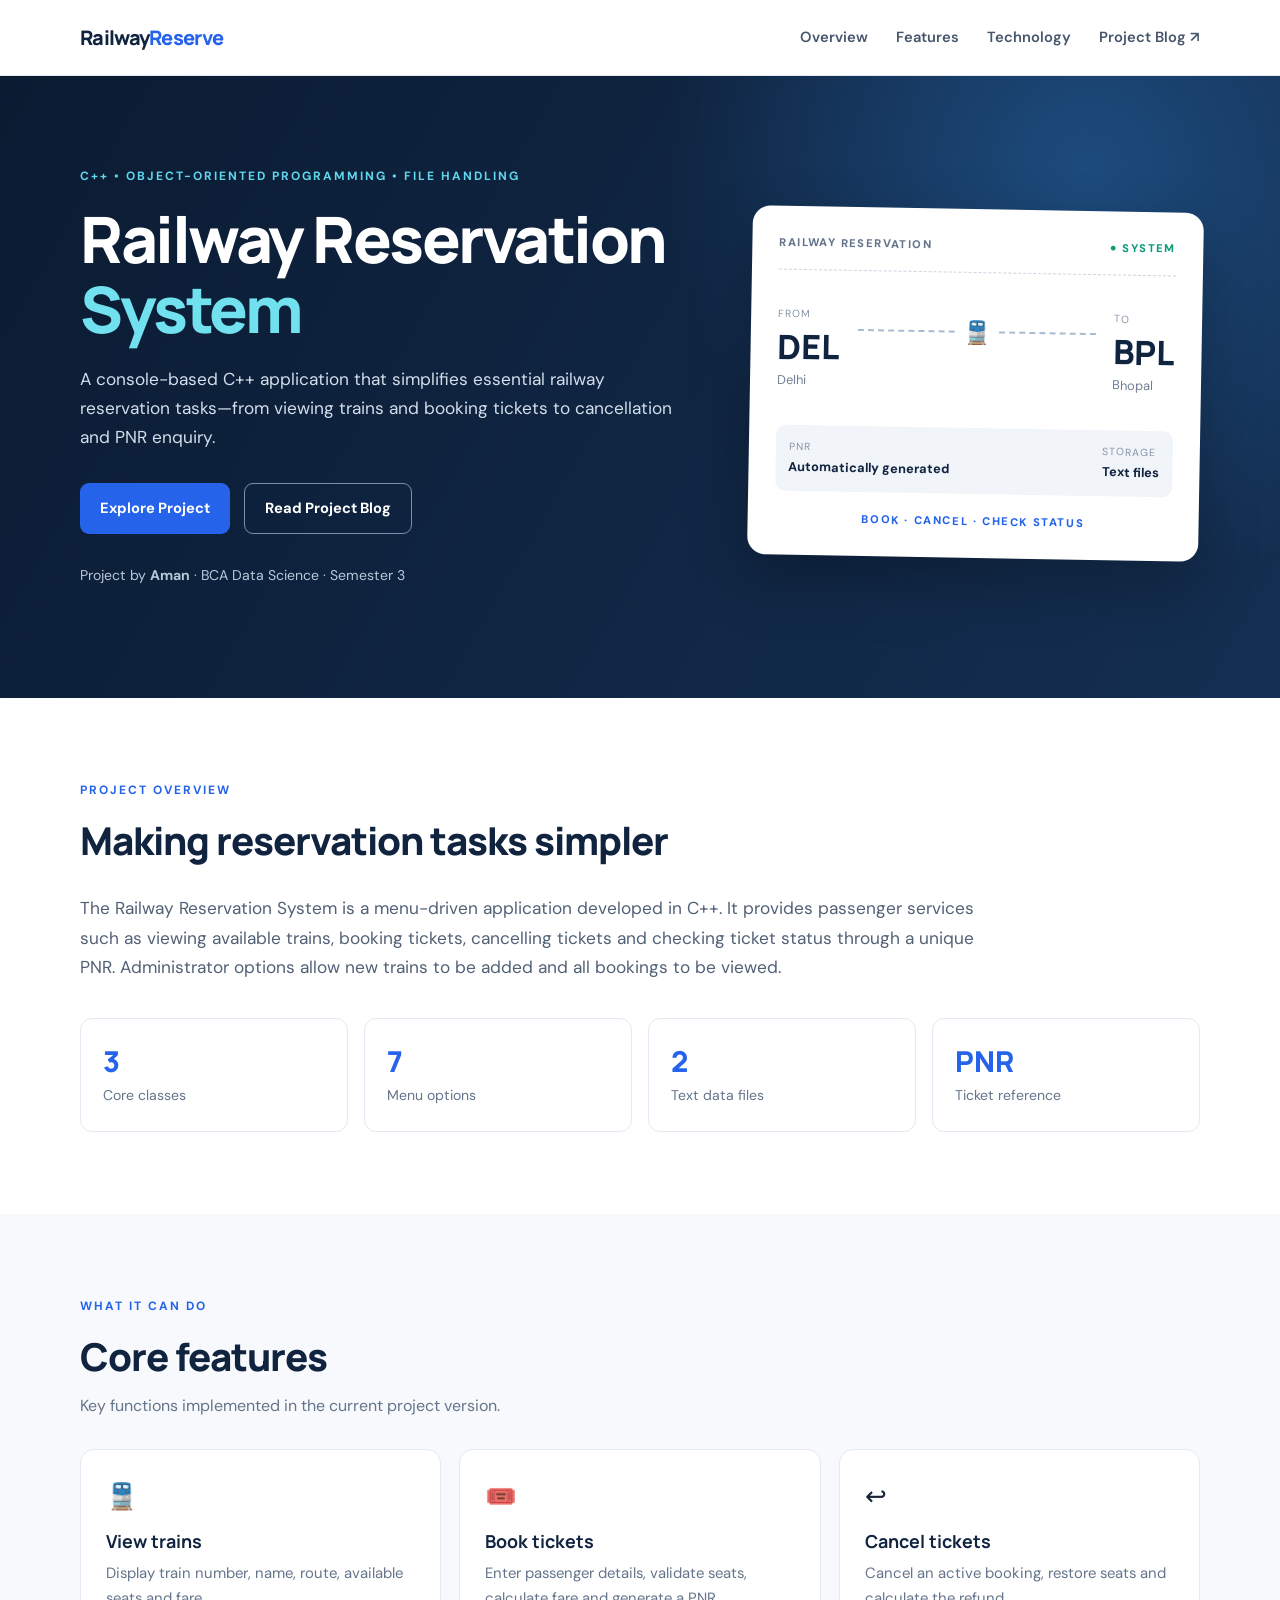
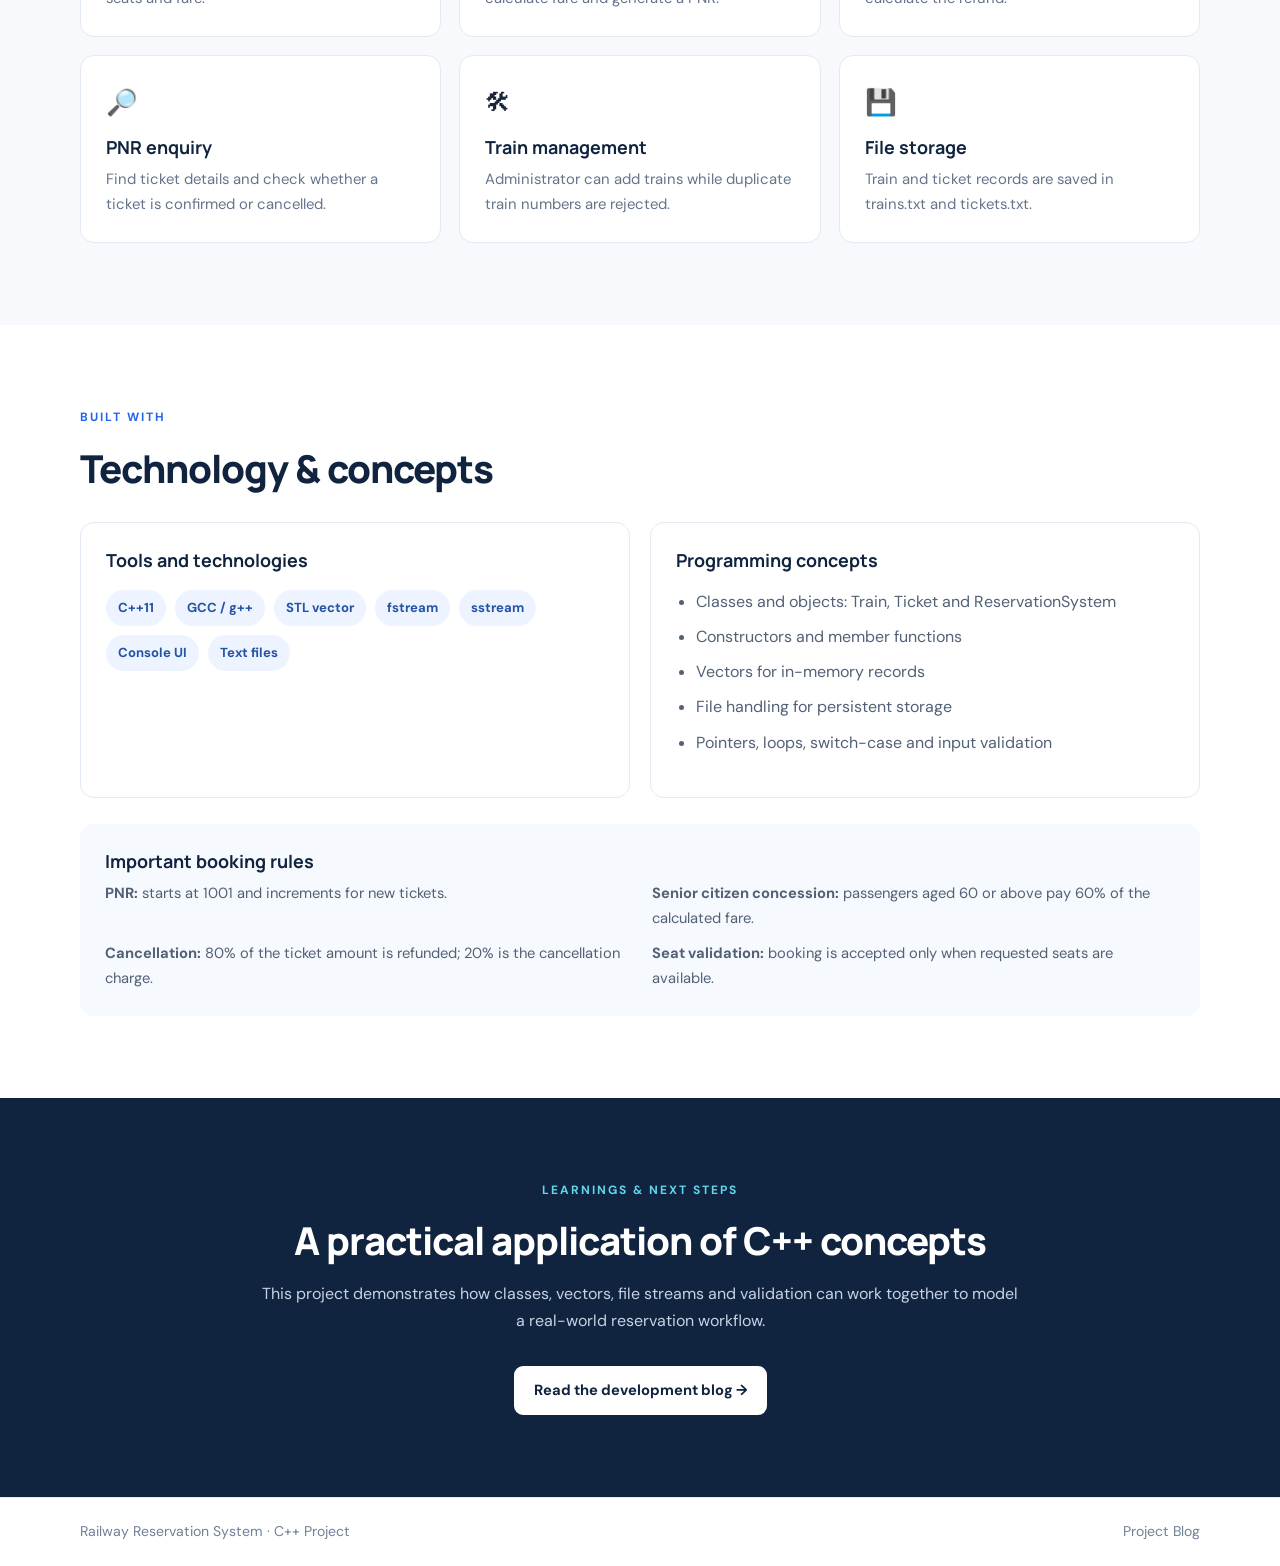
<file: index.html>
<!DOCTYPE html>
<html lang="en">
<head>
  <meta charset="UTF-8">
  <meta name="viewport" content="width=device-width, initial-scale=1.0">
  <meta name="description" content="Railway Reservation System - C++ OOP project portfolio by Aman.">
  <title>Railway Reservation System | Project Portfolio</title>
  <link rel="stylesheet" href="style.css">
</head>
<body>
  <header class="site-header">
    <nav class="nav container">
      <a class="brand" href="index.html">Railway<span>Reserve</span></a>
      <div class="nav-links">
        <a href="#overview">Overview</a>
        <a href="#features">Features</a>
        <a href="#technology">Technology</a>
        <a href="blog.html">Project Blog ↗</a>
      </div>
    </nav>
  </header>

  <main>
    <section class="hero">
      <div class="container hero-grid">
        <div>
          <p class="eyebrow">C++ • OBJECT-ORIENTED PROGRAMMING • FILE HANDLING</p>
          <h1>Railway Reservation <span>System</span></h1>
          <p class="hero-copy">A console-based C++ application that simplifies essential railway reservation tasks—from viewing trains and booking tickets to cancellation and PNR enquiry.</p>
          <div class="hero-actions">
            <a class="btn btn-primary" href="#features">Explore Project</a>
            <a class="btn btn-outline" href="blog.html">Read Project Blog</a>
          </div>
          <p class="author">Project by <strong>Aman</strong> · BCA Data Science · Semester 3</p>
        </div>
        <div class="train-card" aria-label="Railway project summary">
          <div class="train-top"><span>RAILWAY RESERVATION</span><span class="live-dot">● SYSTEM</span></div>
          <div class="route">
            <div><small>FROM</small><strong>DEL</strong><span>Delhi</span></div>
            <div class="route-line"><span>🚆</span></div>
            <div><small>TO</small><strong>BPL</strong><span>Bhopal</span></div>
          </div>
          <div class="ticket-info">
            <div><small>PNR</small><strong>Automatically generated</strong></div>
            <div><small>STORAGE</small><strong>Text files</strong></div>
          </div>
          <div class="ticket-footer">BOOK · CANCEL · CHECK STATUS</div>
        </div>
      </div>
    </section>

    <section class="section container" id="overview">
      <div class="section-heading">
        <p class="eyebrow">PROJECT OVERVIEW</p>
        <h2>Making reservation tasks simpler</h2>
      </div>
      <p class="lead">The Railway Reservation System is a menu-driven application developed in C++. It provides passenger services such as viewing available trains, booking tickets, cancelling tickets and checking ticket status through a unique PNR. Administrator options allow new trains to be added and all bookings to be viewed.</p>
      <div class="stats">
        <div class="stat"><strong>3</strong><span>Core classes</span></div>
        <div class="stat"><strong>7</strong><span>Menu options</span></div>
        <div class="stat"><strong>2</strong><span>Text data files</span></div>
        <div class="stat"><strong>PNR</strong><span>Ticket reference</span></div>
      </div>
    </section>

    <section class="section section-soft" id="features">
      <div class="container">
        <div class="section-heading">
          <p class="eyebrow">WHAT IT CAN DO</p>
          <h2>Core features</h2>
          <p>Key functions implemented in the current project version.</p>
        </div>
        <div class="feature-grid">
          <article class="feature"><div class="feature-icon">🚆</div><h3>View trains</h3><p>Display train number, name, route, available seats and fare.</p></article>
          <article class="feature"><div class="feature-icon">🎟️</div><h3>Book tickets</h3><p>Enter passenger details, validate seats, calculate fare and generate a PNR.</p></article>
          <article class="feature"><div class="feature-icon">↩</div><h3>Cancel tickets</h3><p>Cancel an active booking, restore seats and calculate the refund.</p></article>
          <article class="feature"><div class="feature-icon">🔎</div><h3>PNR enquiry</h3><p>Find ticket details and check whether a ticket is confirmed or cancelled.</p></article>
          <article class="feature"><div class="feature-icon">🛠</div><h3>Train management</h3><p>Administrator can add trains while duplicate train numbers are rejected.</p></article>
          <article class="feature"><div class="feature-icon">💾</div><h3>File storage</h3><p>Train and ticket records are saved in trains.txt and tickets.txt.</p></article>
        </div>
      </div>
    </section>

    <section class="section container" id="technology">
      <div class="section-heading">
        <p class="eyebrow">BUILT WITH</p>
        <h2>Technology & concepts</h2>
      </div>
      <div class="tech-layout">
        <div class="tech-panel">
          <h3>Tools and technologies</h3>
          <div class="tags"><span>C++11</span><span>GCC / g++</span><span>STL vector</span><span>fstream</span><span>sstream</span><span>Console UI</span><span>Text files</span></div>
        </div>
        <div class="tech-panel">
          <h3>Programming concepts</h3>
          <ul class="check-list">
            <li>Classes and objects: Train, Ticket and ReservationSystem</li>
            <li>Constructors and member functions</li>
            <li>Vectors for in-memory records</li>
            <li>File handling for persistent storage</li>
            <li>Pointers, loops, switch-case and input validation</li>
          </ul>
        </div>
      </div>
      <div class="rules">
        <h3>Important booking rules</h3>
        <div class="rule-grid">
          <p><strong>PNR:</strong> starts at 1001 and increments for new tickets.</p>
          <p><strong>Senior citizen concession:</strong> passengers aged 60 or above pay 60% of the calculated fare.</p>
          <p><strong>Cancellation:</strong> 80% of the ticket amount is refunded; 20% is the cancellation charge.</p>
          <p><strong>Seat validation:</strong> booking is accepted only when requested seats are available.</p>
        </div>
      </div>
    </section>

    <section class="section section-dark">
      <div class="container closing">
        <p class="eyebrow">LEARNINGS & NEXT STEPS</p>
        <h2>A practical application of C++ concepts</h2>
        <p>This project demonstrates how classes, vectors, file streams and validation can work together to model a real-world reservation workflow.</p>
        <a class="btn btn-light" href="blog.html">Read the development blog →</a>
      </div>
    </section>
  </main>

  <footer class="footer">
    <div class="container footer-inner"><span>Railway Reservation System · C++ Project</span><a href="blog.html">Project Blog</a></div>
  </footer>
</body>
</html>
</file>
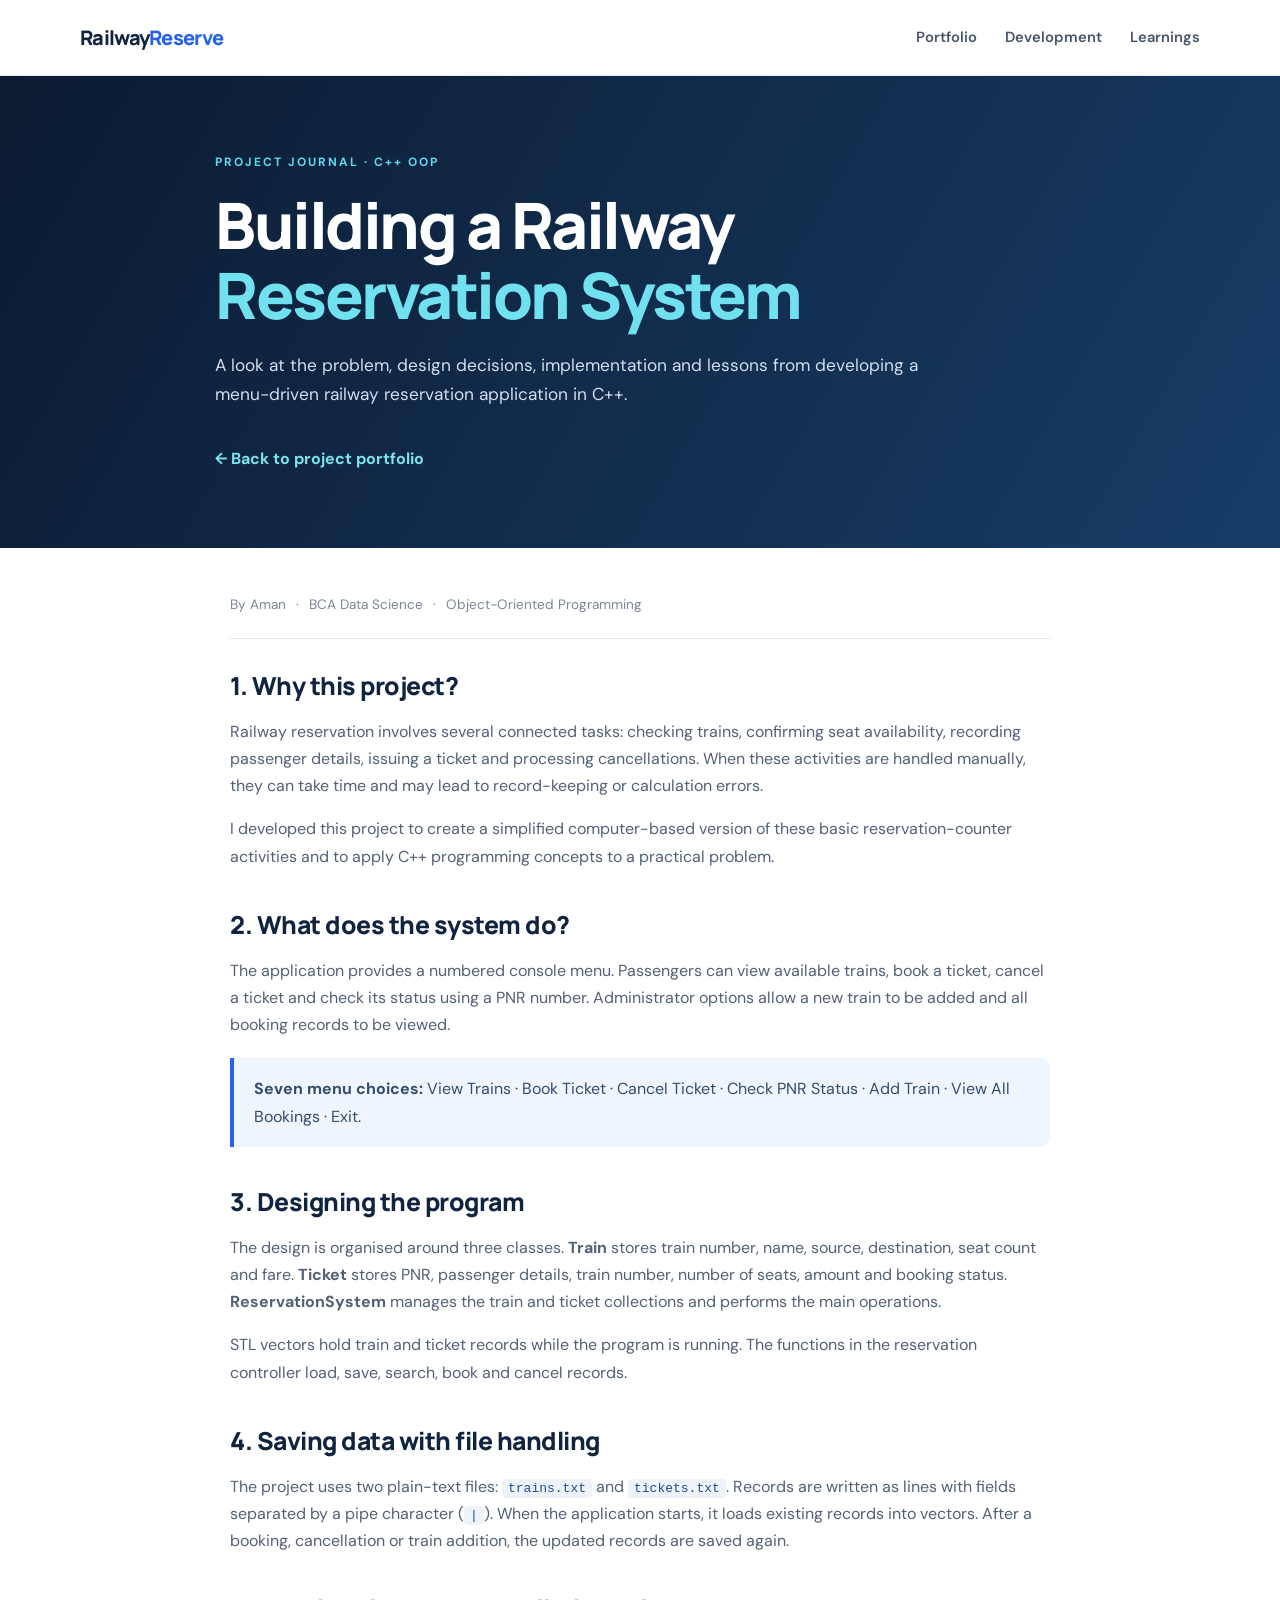
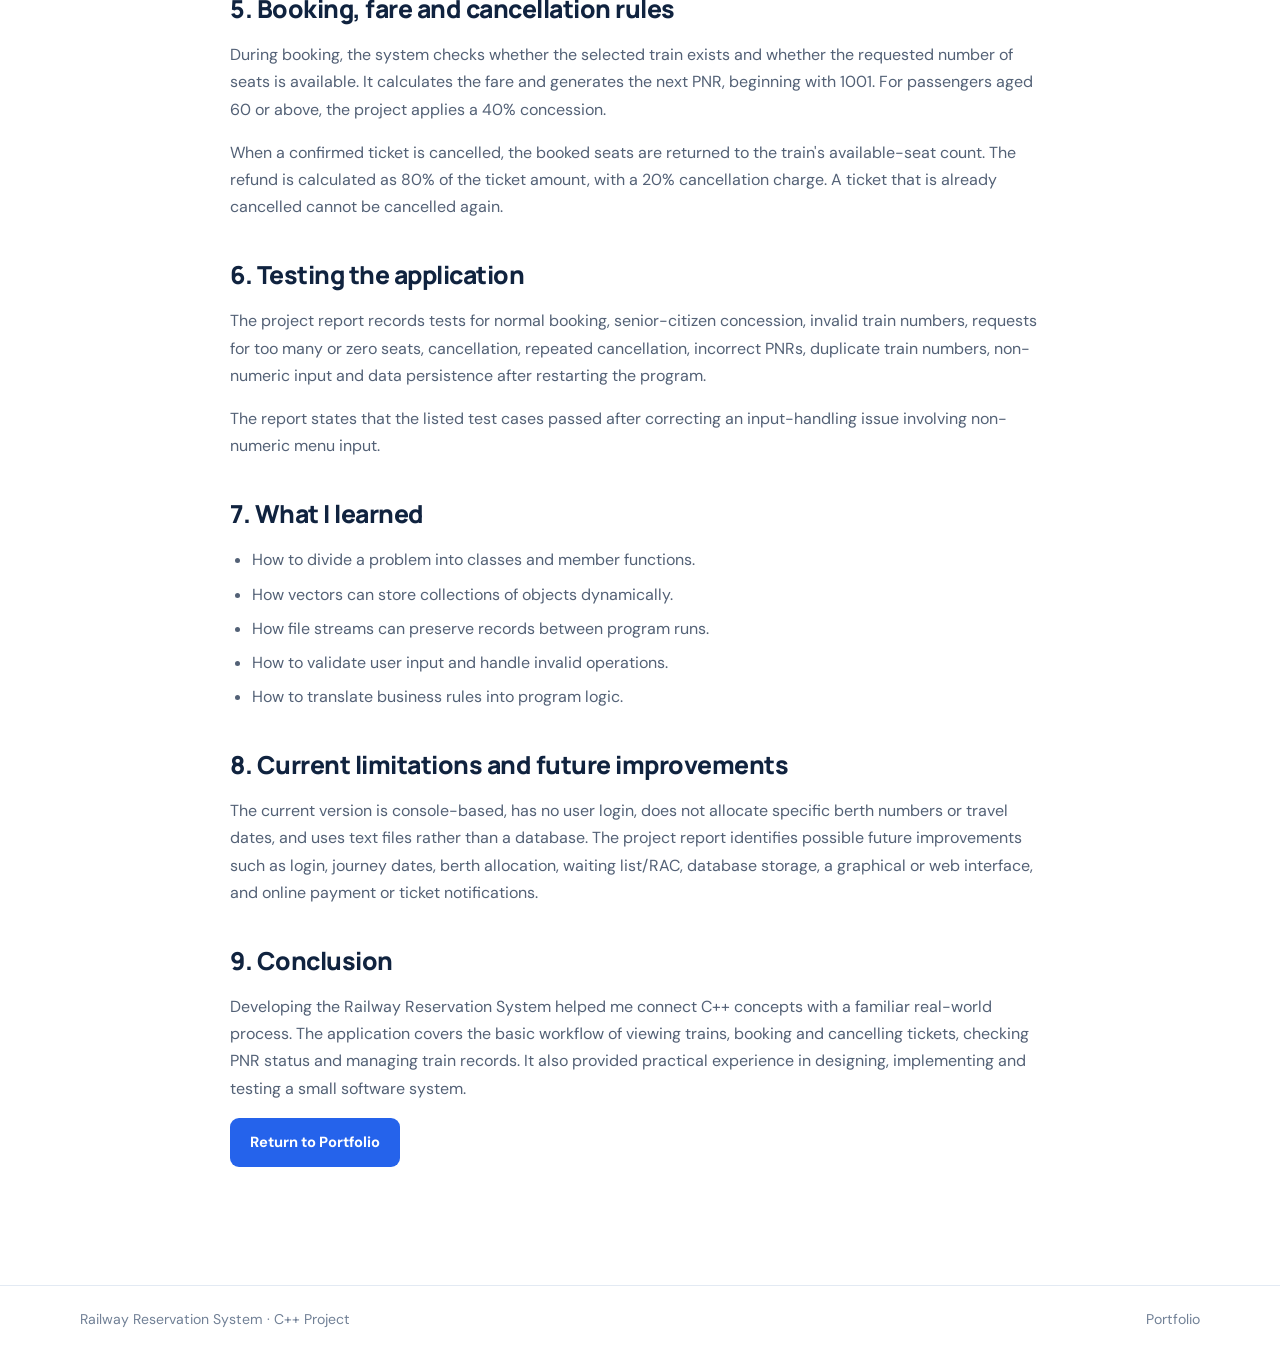
<file: blog.html>
<!DOCTYPE html>
<html lang="en">
<head>
  <meta charset="UTF-8">
  <meta name="viewport" content="width=device-width, initial-scale=1.0">
  <meta name="description" content="Development blog for the Railway Reservation System C++ project.">
  <title>Project Blog | Railway Reservation System</title>
  <link rel="stylesheet" href="style.css">
</head>
<body>
  <header class="site-header">
    <nav class="nav container">
      <a class="brand" href="index.html">Railway<span>Reserve</span></a>
      <div class="nav-links"><a href="index.html">Portfolio</a><a href="#development">Development</a><a href="#learnings">Learnings</a></div>
    </nav>
  </header>

  <main>
    <section class="blog-hero">
      <div class="container blog-hero-inner">
        <p class="eyebrow">PROJECT JOURNAL · C++ OOP</p>
        <h1>Building a Railway <span>Reservation System</span></h1>
        <p>A look at the problem, design decisions, implementation and lessons from developing a menu-driven railway reservation application in C++.</p>
        <a class="text-link" href="index.html">← Back to project portfolio</a>
      </div>
    </section>

    <article class="article container">
      <div class="article-meta"><span>By Aman</span><span>·</span><span>BCA Data Science</span><span>·</span><span>Object-Oriented Programming</span></div>

      <section>
        <h2>1. Why this project?</h2>
        <p>Railway reservation involves several connected tasks: checking trains, confirming seat availability, recording passenger details, issuing a ticket and processing cancellations. When these activities are handled manually, they can take time and may lead to record-keeping or calculation errors.</p>
        <p>I developed this project to create a simplified computer-based version of these basic reservation-counter activities and to apply C++ programming concepts to a practical problem.</p>
      </section>

      <section id="development">
        <h2>2. What does the system do?</h2>
        <p>The application provides a numbered console menu. Passengers can view available trains, book a ticket, cancel a ticket and check its status using a PNR number. Administrator options allow a new train to be added and all booking records to be viewed.</p>
        <div class="article-callout"><strong>Seven menu choices:</strong> View Trains · Book Ticket · Cancel Ticket · Check PNR Status · Add Train · View All Bookings · Exit.</div>
      </section>

      <section>
        <h2>3. Designing the program</h2>
        <p>The design is organised around three classes. <strong>Train</strong> stores train number, name, source, destination, seat count and fare. <strong>Ticket</strong> stores PNR, passenger details, train number, number of seats, amount and booking status. <strong>ReservationSystem</strong> manages the train and ticket collections and performs the main operations.</p>
        <p>STL vectors hold train and ticket records while the program is running. The functions in the reservation controller load, save, search, book and cancel records.</p>
      </section>

      <section>
        <h2>4. Saving data with file handling</h2>
        <p>The project uses two plain-text files: <code>trains.txt</code> and <code>tickets.txt</code>. Records are written as lines with fields separated by a pipe character (<code>|</code>). When the application starts, it loads existing records into vectors. After a booking, cancellation or train addition, the updated records are saved again.</p>
      </section>

      <section>
        <h2>5. Booking, fare and cancellation rules</h2>
        <p>During booking, the system checks whether the selected train exists and whether the requested number of seats is available. It calculates the fare and generates the next PNR, beginning with 1001. For passengers aged 60 or above, the project applies a 40% concession.</p>
        <p>When a confirmed ticket is cancelled, the booked seats are returned to the train's available-seat count. The refund is calculated as 80% of the ticket amount, with a 20% cancellation charge. A ticket that is already cancelled cannot be cancelled again.</p>
      </section>

      <section>
        <h2>6. Testing the application</h2>
        <p>The project report records tests for normal booking, senior-citizen concession, invalid train numbers, requests for too many or zero seats, cancellation, repeated cancellation, incorrect PNRs, duplicate train numbers, non-numeric input and data persistence after restarting the program.</p>
        <p>The report states that the listed test cases passed after correcting an input-handling issue involving non-numeric menu input.</p>
      </section>

      <section id="learnings">
        <h2>7. What I learned</h2>
        <ul>
          <li>How to divide a problem into classes and member functions.</li>
          <li>How vectors can store collections of objects dynamically.</li>
          <li>How file streams can preserve records between program runs.</li>
          <li>How to validate user input and handle invalid operations.</li>
          <li>How to translate business rules into program logic.</li>
        </ul>
      </section>

      <section>
        <h2>8. Current limitations and future improvements</h2>
        <p>The current version is console-based, has no user login, does not allocate specific berth numbers or travel dates, and uses text files rather than a database. The project report identifies possible future improvements such as login, journey dates, berth allocation, waiting list/RAC, database storage, a graphical or web interface, and online payment or ticket notifications.</p>
      </section>

      <section>
        <h2>9. Conclusion</h2>
        <p>Developing the Railway Reservation System helped me connect C++ concepts with a familiar real-world process. The application covers the basic workflow of viewing trains, booking and cancelling tickets, checking PNR status and managing train records. It also provided practical experience in designing, implementing and testing a small software system.</p>
        <a class="btn btn-primary" href="index.html">Return to Portfolio</a>
      </section>
    </article>
  </main>

  <footer class="footer"><div class="container footer-inner"><span>Railway Reservation System · C++ Project</span><a href="index.html">Portfolio</a></div></footer>
</body>
</html>
</file>
<file: style.css>
@import url('https://fonts.googleapis.com/css2?family=DM+Sans:wght@400;500;600;700&family=Manrope:wght@400;500;600;700;800&display=swap');
:root{--navy:#10233f;--blue:#2563eb;--cyan:#67e8f9;--ink:#17243a;--muted:#64748b;--paper:#f7f9fc;--line:#e3eaf3}
*{box-sizing:border-box}html{scroll-behavior:smooth}body{margin:0;font-family:'DM Sans',sans-serif;color:var(--ink);background:#fff;line-height:1.7}a{color:inherit;text-decoration:none}.container{width:min(1120px,calc(100% - 40px));margin:auto}
.site-header{height:76px;border-bottom:1px solid var(--line);background:#fff;display:flex;align-items:center}.nav{display:flex;align-items:center;justify-content:space-between}.brand{font:800 1.25rem Manrope,sans-serif;color:var(--navy);letter-spacing:-.7px}.brand span{color:var(--blue)}.nav-links{display:flex;gap:28px;font-size:.92rem;font-weight:600;color:#46556b}.nav-links a:hover,.footer a:hover{color:var(--blue)}
.hero{background:radial-gradient(circle at 85% 15%,#1d4b7d 0,transparent 35%),linear-gradient(120deg,#0b1b32,#142f52);color:white;padding:90px 0 96px}.hero-grid{display:grid;grid-template-columns:1.15fr .85fr;gap:60px;align-items:center}.eyebrow{font-size:.75rem;letter-spacing:2px;font-weight:700;color:#60d7ed;margin:0 0 18px}.hero h1,.blog-hero h1{font:800 clamp(2.7rem,5vw,4.5rem)/1.08 Manrope,sans-serif;letter-spacing:-2.5px;margin:0 0 22px}.hero h1 span,.blog-hero h1 span{color:#72e1ef}.hero-copy{max-width:610px;color:#d3deeb;font-size:1.08rem}.hero-actions{display:flex;gap:14px;margin:30px 0}.btn{display:inline-flex;align-items:center;justify-content:center;padding:12px 20px;border-radius:9px;font-weight:700;font-size:.92rem;transition:.2s}.btn-primary{background:var(--blue);color:#fff}.btn-primary:hover{background:#1d4ed8;transform:translateY(-2px)}.btn-outline{border:1px solid #7890ad;color:#fff}.btn-outline:hover{background:#ffffff16}.author{font-size:.88rem;color:#b9c9dc}.train-card{background:#fff;color:var(--navy);border-radius:18px;padding:27px;box-shadow:0 25px 60px #0004;transform:rotate(1deg)}.train-top{display:flex;justify-content:space-between;font-size:.7rem;font-weight:800;letter-spacing:1.4px;color:#64748b;border-bottom:1px dashed #cbd5e1;padding-bottom:17px}.live-dot{color:#0d9b78}.route{display:flex;align-items:center;justify-content:space-between;padding:35px 0}.route div:not(.route-line){display:flex;flex-direction:column}.route small,.ticket-info small{font-size:.65rem;letter-spacing:1px;color:#8794a7}.route strong{font:800 2.1rem Manrope}.route span{font-size:.8rem;color:#718096}.route-line{flex:1;border-top:2px dashed #a9bbd0;margin:0 18px;text-align:center}.route-line span{position:relative;top:-19px;background:white;padding:0 8px;font-size:1.4rem}.ticket-info{display:flex;justify-content:space-between;background:#f1f5f9;border-radius:10px;padding:13px}.ticket-info div{display:flex;flex-direction:column}.ticket-info strong{font-size:.8rem}.ticket-footer{text-align:center;color:#2563eb;font-size:.7rem;font-weight:800;letter-spacing:1.6px;padding-top:18px}
.section{padding:82px 0}.section-heading{margin-bottom:30px}.section-heading h2,.closing h2{font:800 clamp(2rem,3vw,2.7rem)/1.2 Manrope,sans-serif;letter-spacing:-1px;margin:0 0 12px;color:var(--navy)}.section-heading p:not(.eyebrow){color:var(--muted);margin:0}.section-heading .eyebrow{color:var(--blue)}.lead{max-width:900px;color:#526176;font-size:1.08rem}.stats{display:grid;grid-template-columns:repeat(4,1fr);gap:16px;margin-top:36px}.stat{padding:22px;border:1px solid var(--line);border-radius:12px;background:#fff}.stat strong{display:block;font:800 1.8rem Manrope;color:var(--blue)}.stat span{color:var(--muted);font-size:.88rem}.section-soft{background:var(--paper)}.feature-grid{display:grid;grid-template-columns:repeat(3,1fr);gap:18px}.feature{background:#fff;border:1px solid var(--line);border-radius:14px;padding:25px}.feature-icon{font-size:1.6rem;margin-bottom:10px}.feature h3,.tech-panel h3,.rules h3{font:700 1.12rem Manrope;color:var(--navy);margin:0 0 8px}.feature p{margin:0;color:var(--muted);font-size:.93rem}.tech-layout{display:grid;grid-template-columns:1fr 1fr;gap:20px}.tech-panel{border:1px solid var(--line);border-radius:14px;padding:25px}.tags{display:flex;flex-wrap:wrap;gap:9px;margin-top:18px}.tags span{background:#edf4ff;color:#2453a6;padding:7px 12px;border-radius:20px;font-size:.82rem;font-weight:700}.check-list{padding-left:20px;color:#526176}.check-list li{margin:8px 0}.rules{margin-top:26px;padding:25px;background:#f6f9fd;border-radius:14px}.rule-grid{display:grid;grid-template-columns:1fr 1fr;gap:10px 24px}.rule-grid p{margin:0;color:#536176;font-size:.92rem}.section-dark{background:#10233f;color:white}.closing{text-align:center;max-width:760px}.closing h2{color:#fff}.closing>p:not(.eyebrow){color:#c6d3e2}.btn-light{background:white;color:var(--navy);margin-top:15px}.footer{border-top:1px solid var(--line);padding:22px 0;color:#718096;font-size:.88rem}.footer-inner{display:flex;justify-content:space-between}
.blog-hero{background:linear-gradient(120deg,#0b1b32,#173d66);color:white;padding:76px 0}.blog-hero-inner{max-width:850px}.blog-hero h1{font-size:clamp(2.5rem,5vw,4rem)}.blog-hero p:not(.eyebrow){color:#d1deed;font-size:1.08rem;max-width:760px}.text-link{display:inline-block;margin-top:18px;color:#7be4ef;font-weight:700}.article{max-width:820px;padding-top:45px;padding-bottom:80px}.article-meta{display:flex;gap:10px;flex-wrap:wrap;color:#7b8798;font-size:.85rem;border-bottom:1px solid var(--line);padding-bottom:22px;margin-bottom:30px}.article section{margin:0 0 38px}.article h2{font:800 1.55rem Manrope;color:var(--navy);letter-spacing:-.5px;margin:0 0 12px}.article p,.article li{color:#536176}.article ul{padding-left:22px}.article li{margin:7px 0}.article code{background:#eef3fa;color:#1d4f91;padding:2px 6px;border-radius:4px}.article-callout{background:#eff6ff;border-left:4px solid var(--blue);padding:17px 20px;border-radius:0 9px 9px 0;color:#344c6d;margin-top:20px}
@media(max-width:800px){.hero-grid{grid-template-columns:1fr;gap:35px}.train-card{max-width:500px}.feature-grid{grid-template-columns:repeat(2,1fr)}.stats{grid-template-columns:repeat(2,1fr)}.nav-links{gap:13px;font-size:.82rem}.rule-grid{grid-template-columns:1fr}}
@media(max-width:560px){.container{width:min(100% - 28px,1120px)}.site-header{height:auto;padding:16px 0}.nav{align-items:flex-start;gap:12px;flex-direction:column}.nav-links{flex-wrap:wrap}.hero{padding:65px 0}.hero h1{letter-spacing:-1.5px}.section{padding:60px 0}.feature-grid,.tech-layout{grid-template-columns:1fr}.stats{gap:10px}.stat{padding:16px}.footer-inner{gap:10px;flex-direction:column}}
</file>
